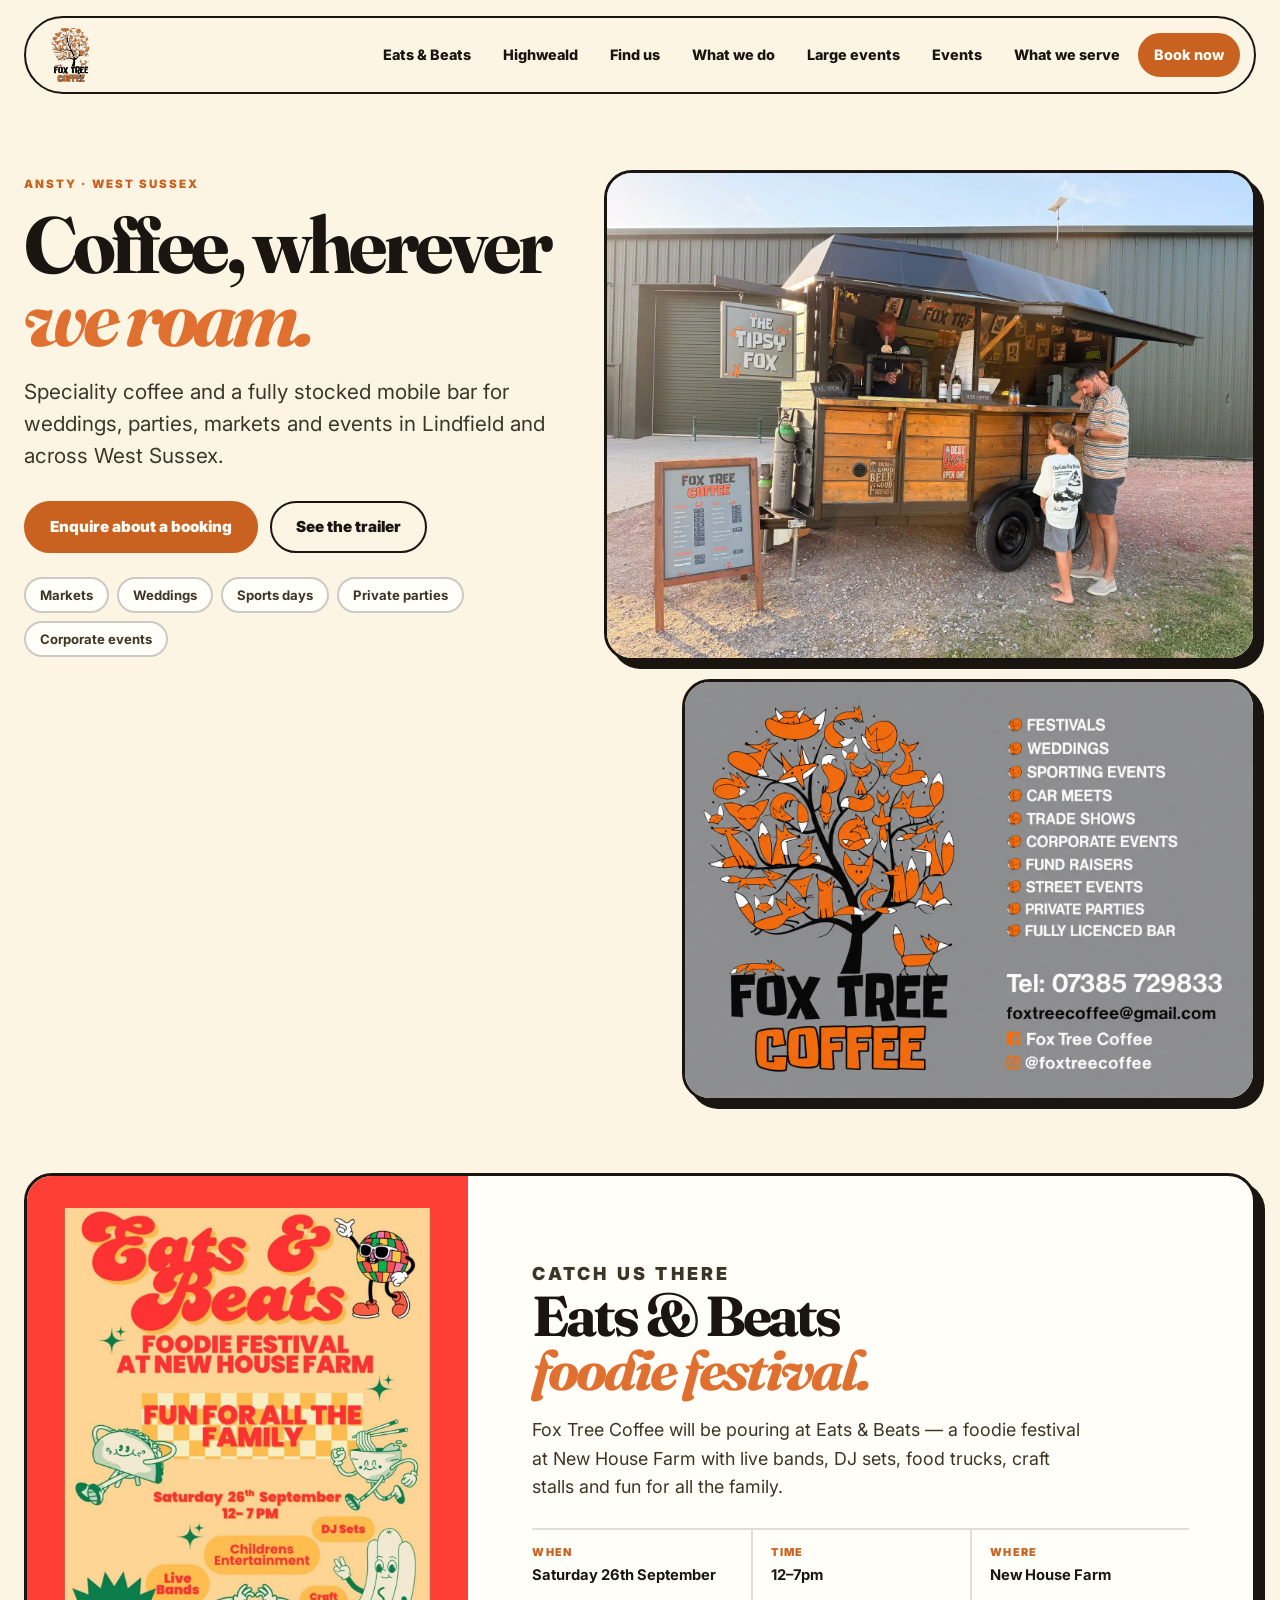
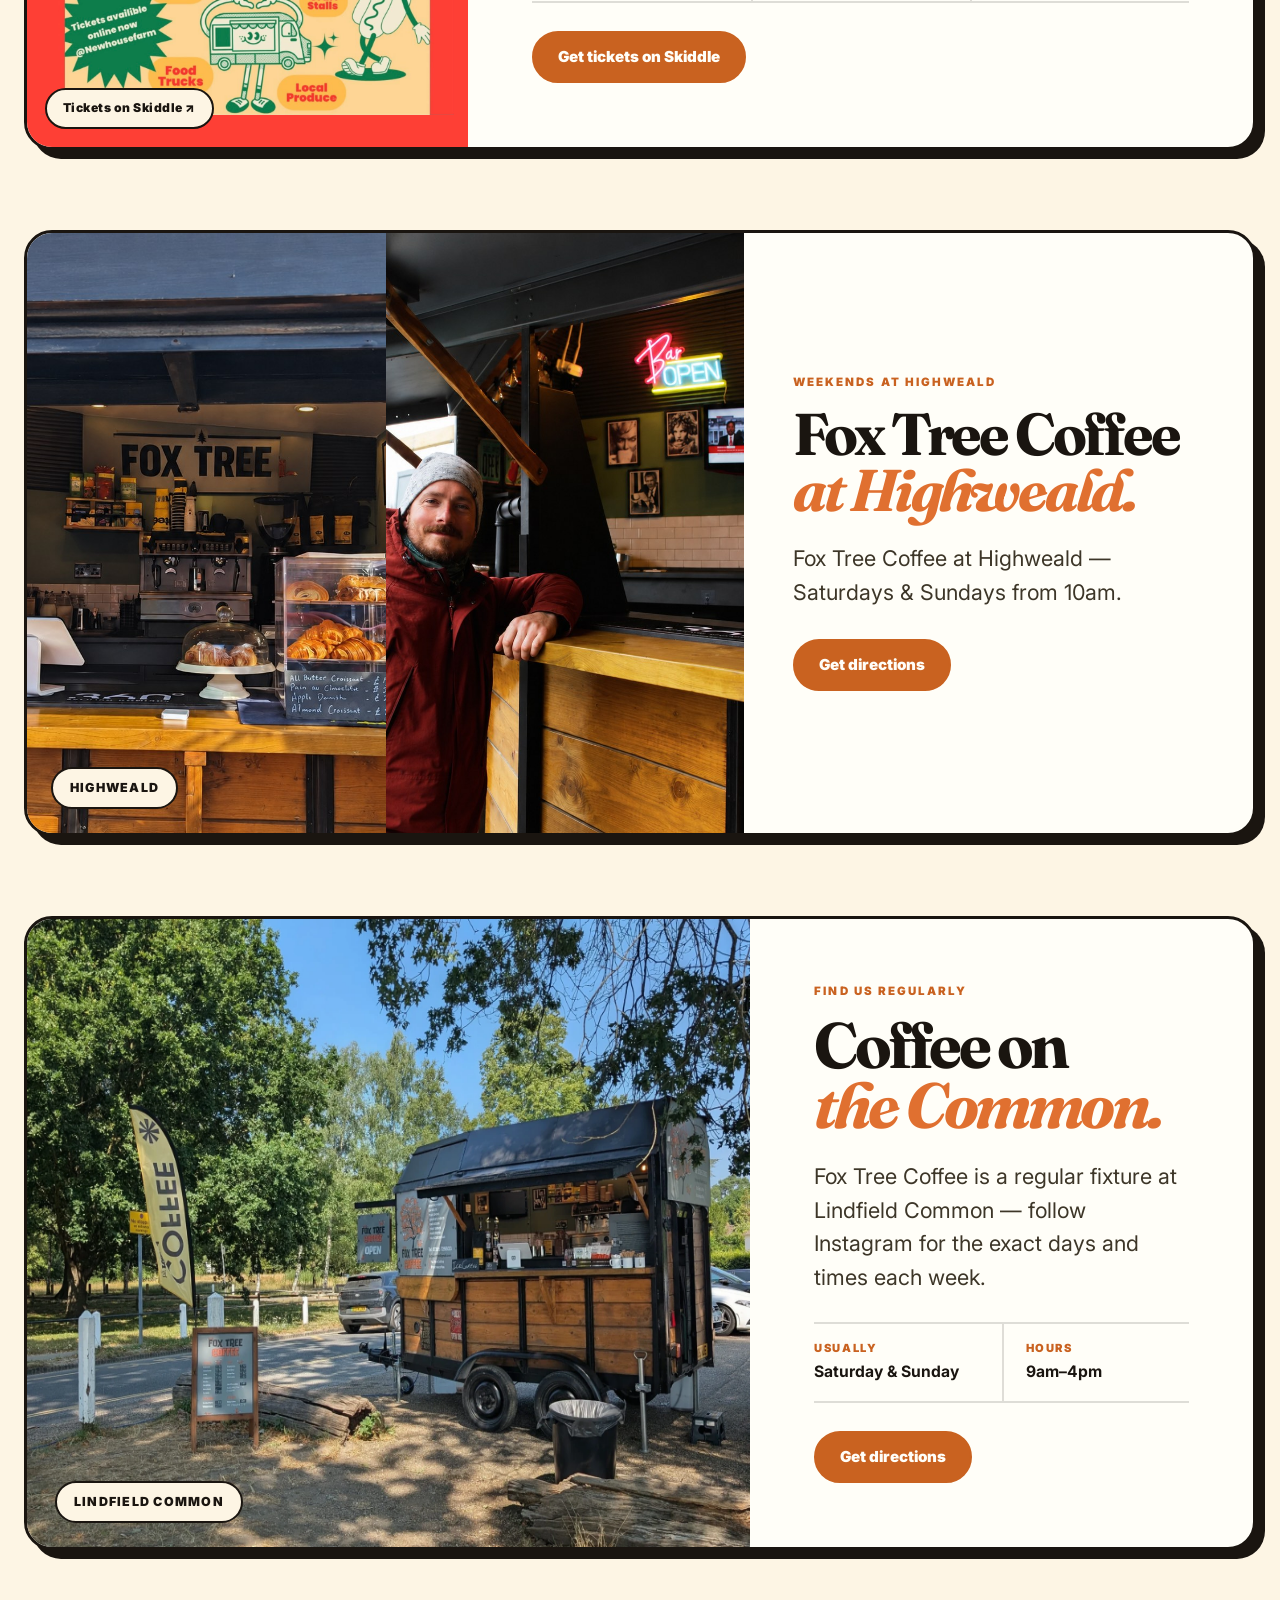
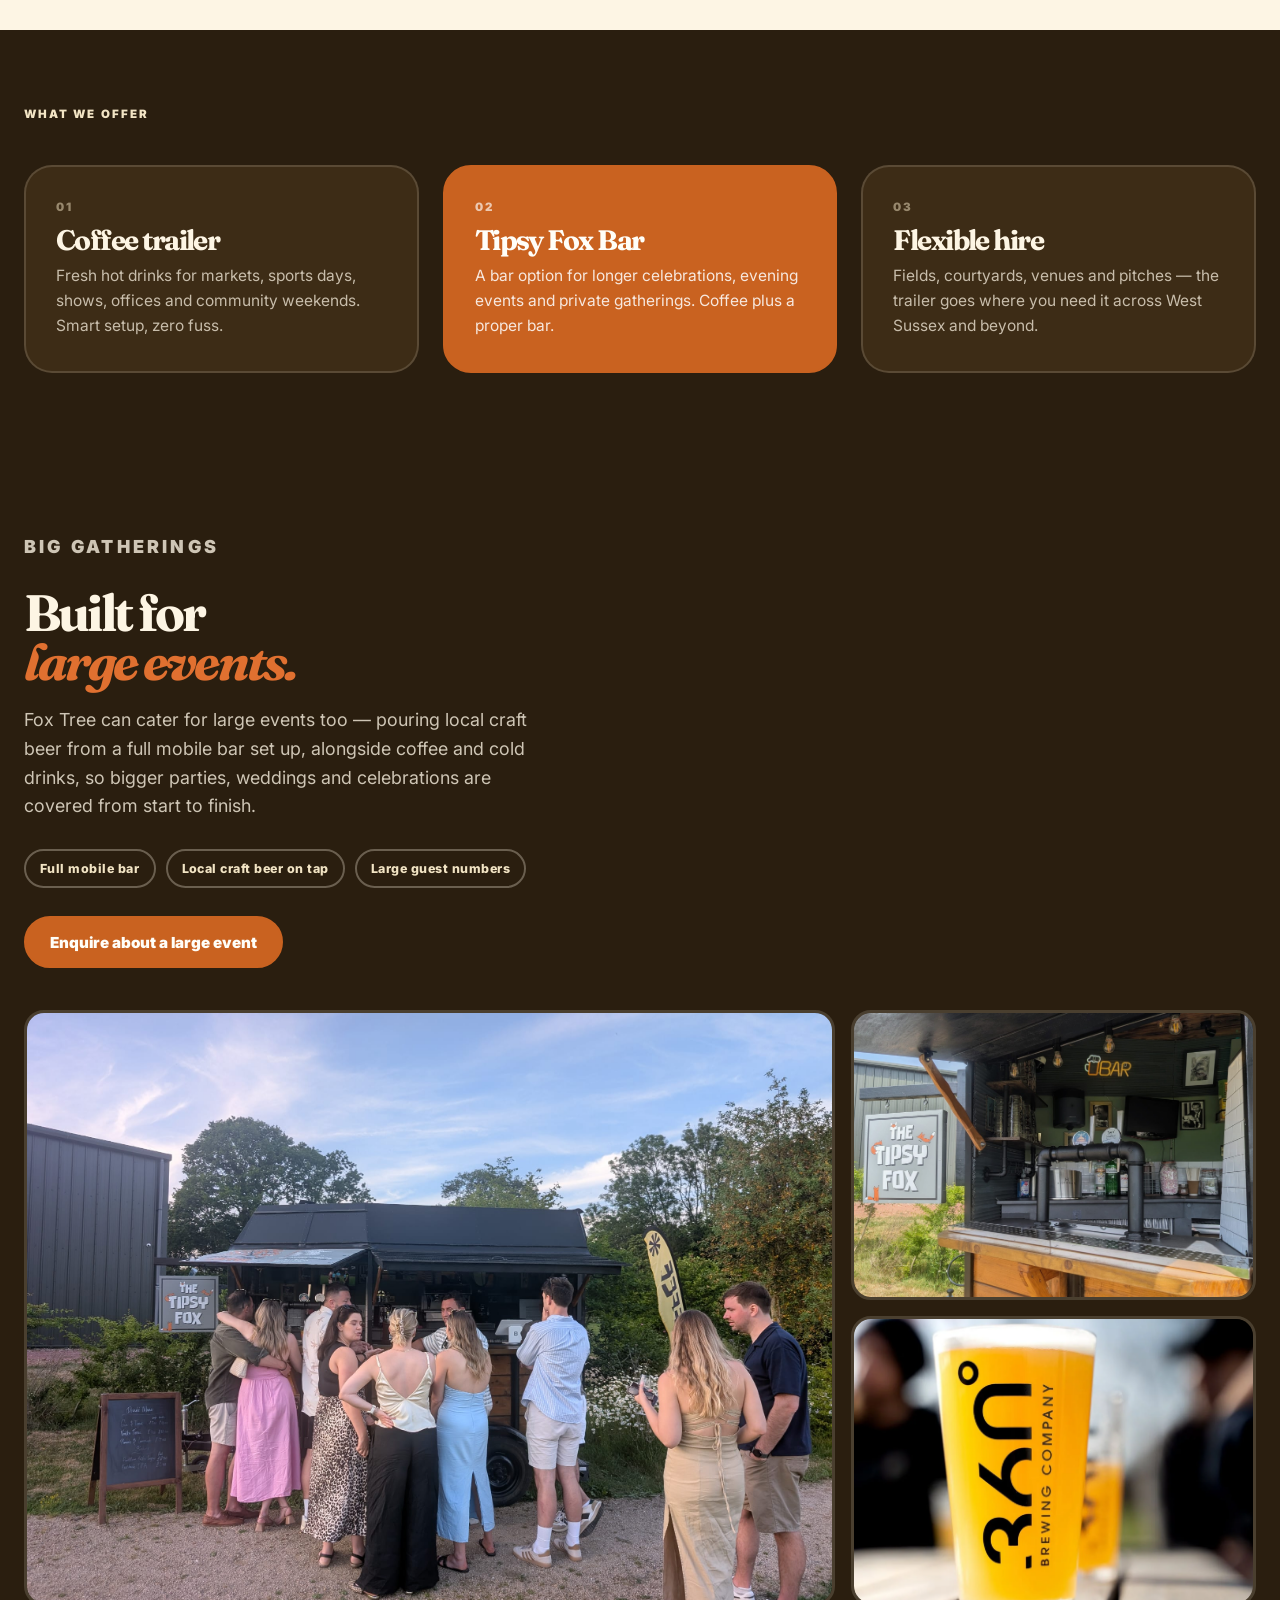
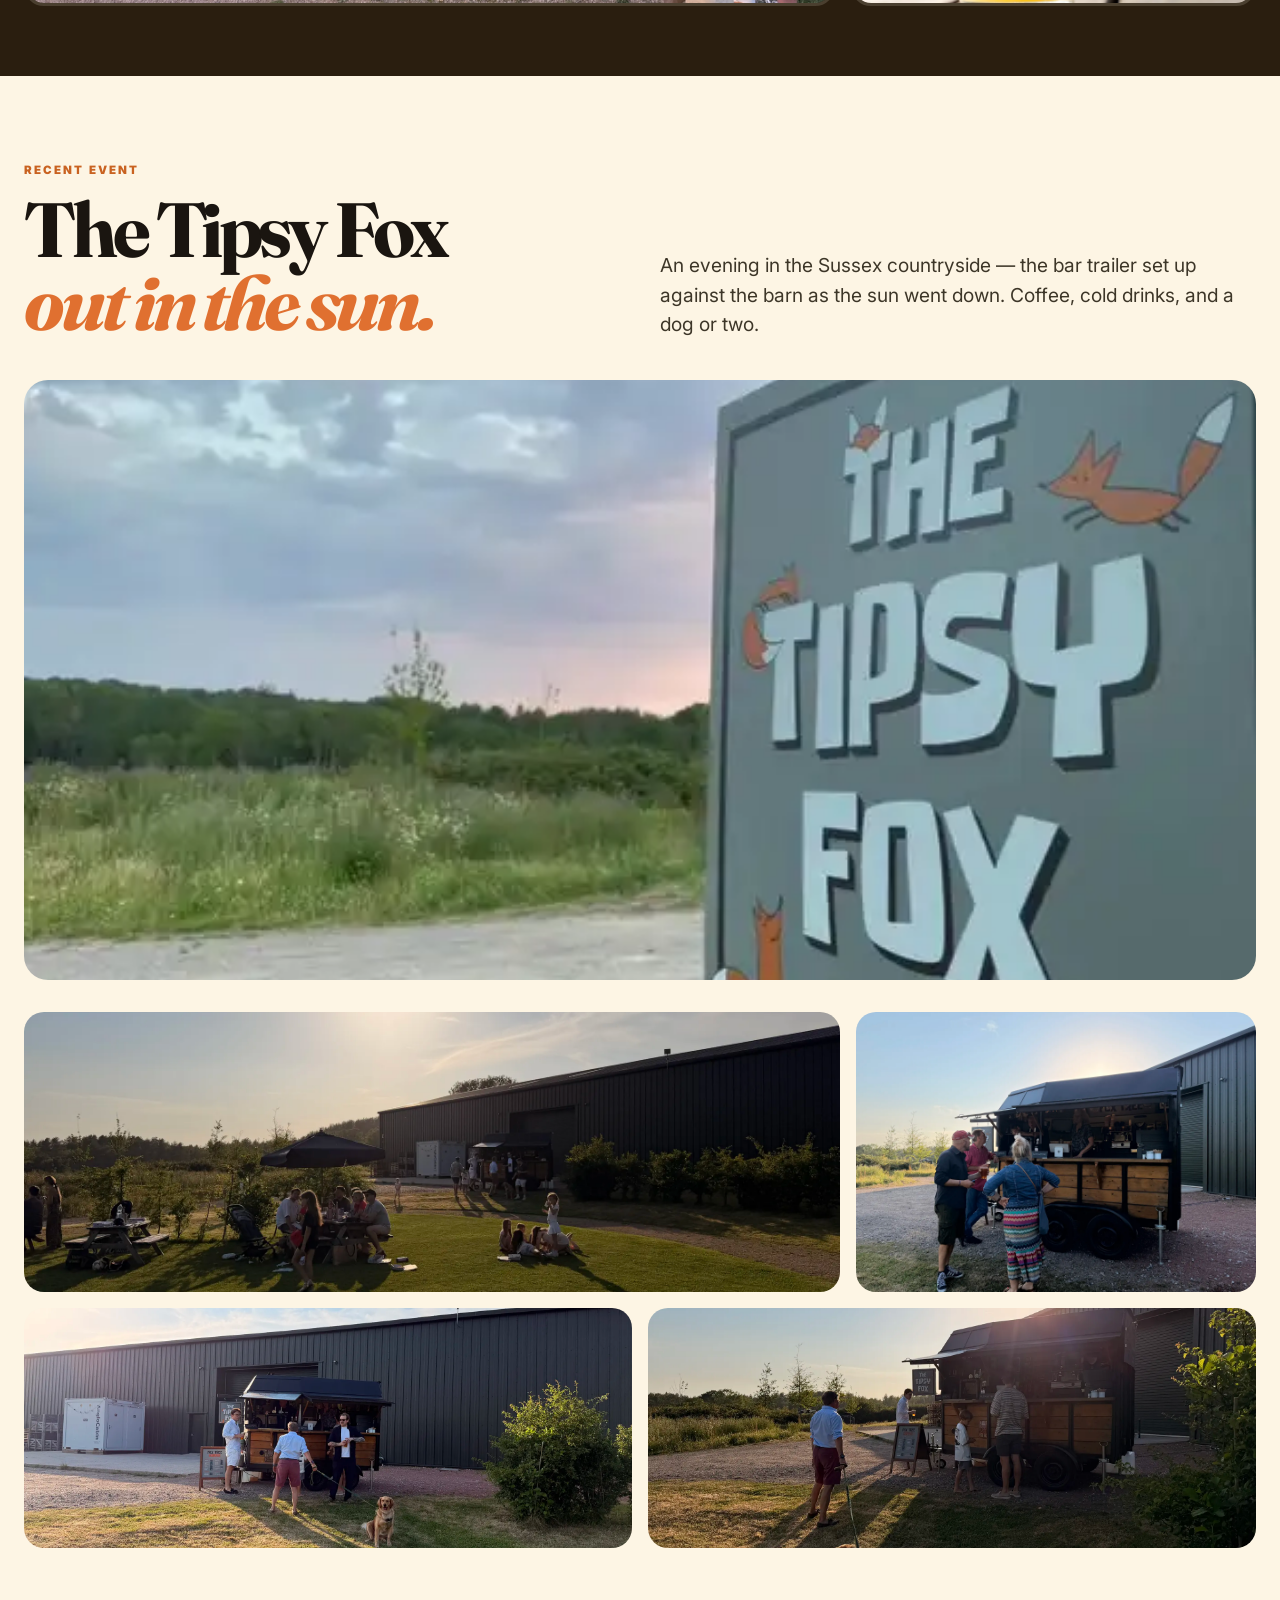
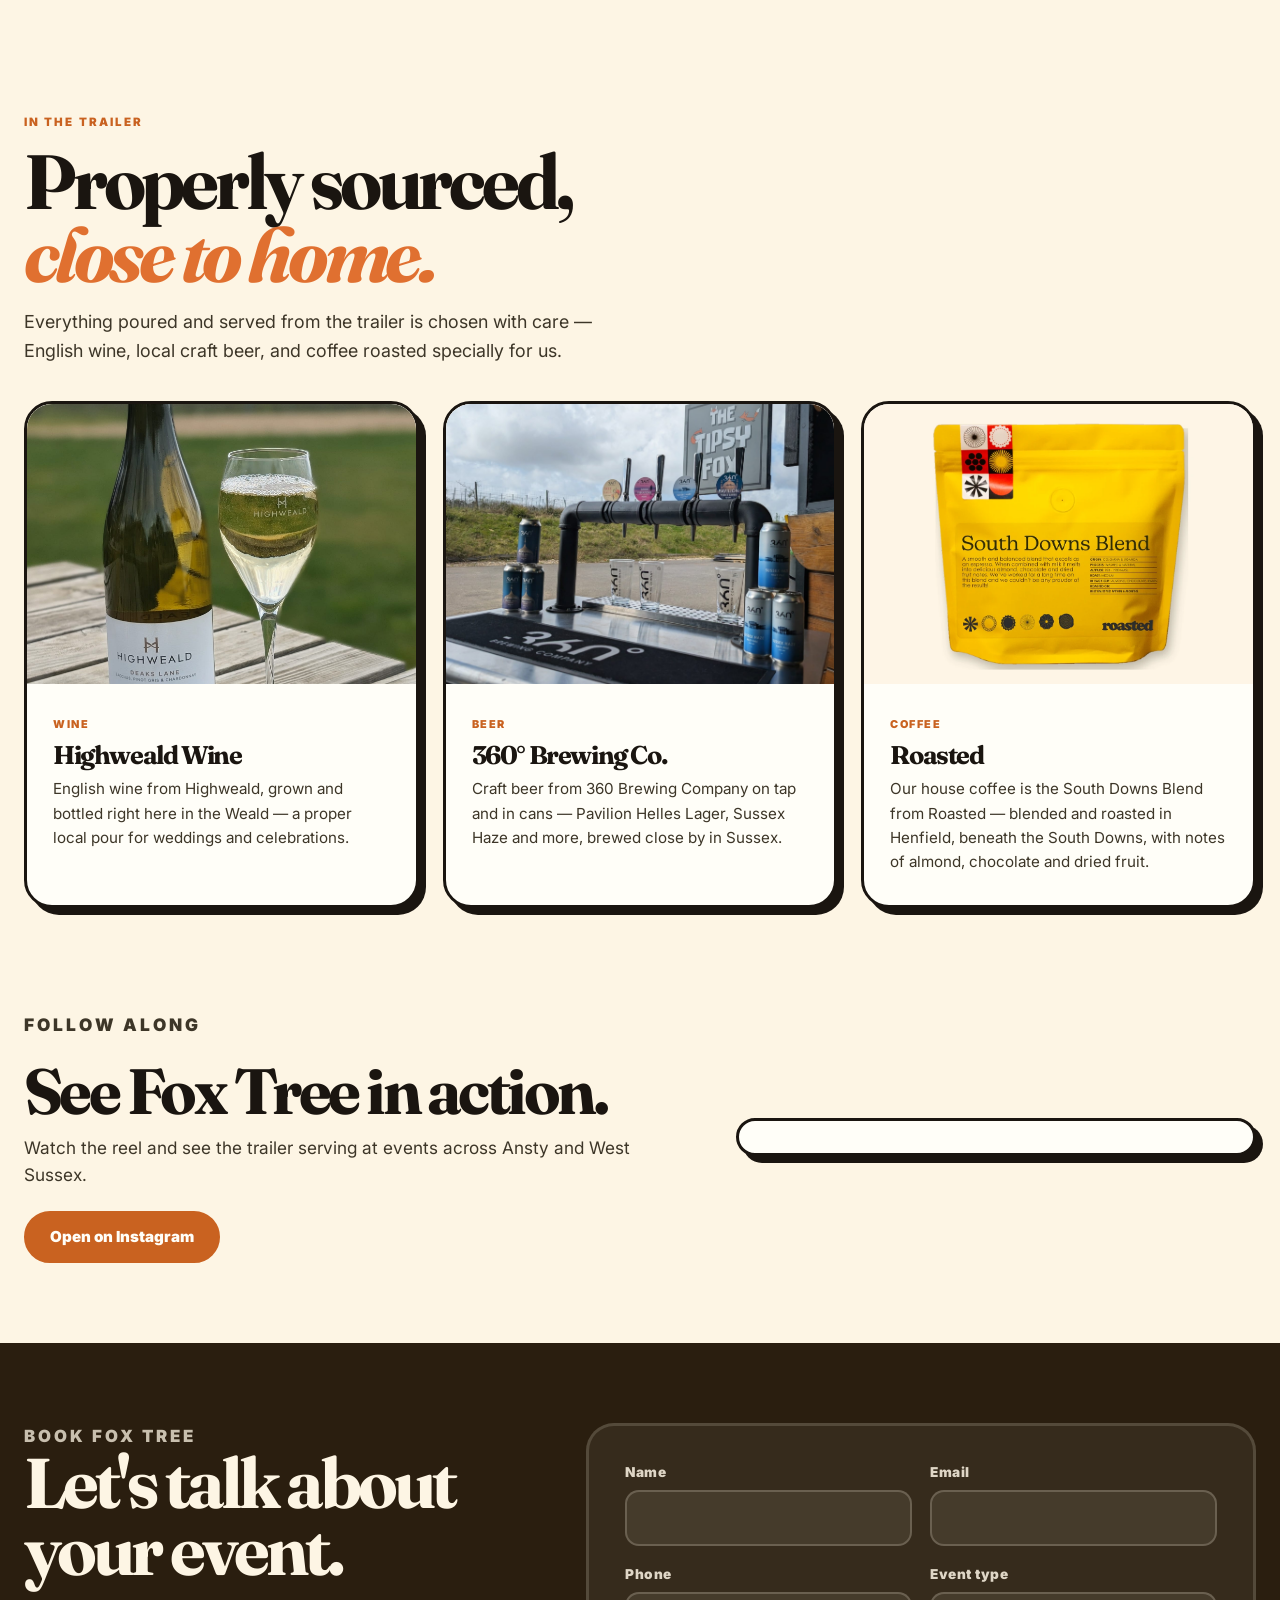
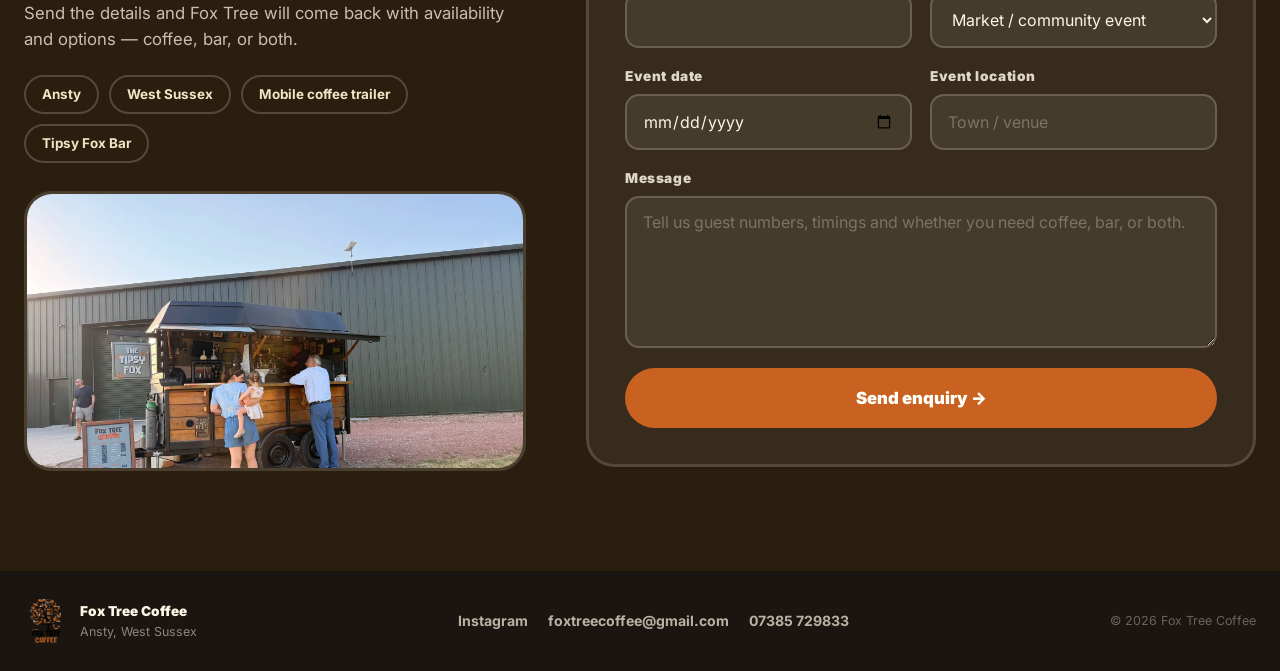
<file: index.html>
<!DOCTYPE html>
<html lang="en-GB">
<head>
  <meta charset="UTF-8" />
  <meta name="viewport" content="width=device-width, initial-scale=1.0" />

  <!-- Primary SEO -->
  <title>Fox Tree Coffee | Mobile Coffee Trailer &amp; Bar, Lindfield &amp; West Sussex</title>
  <meta name="description" content="Fox Tree Coffee is a mobile coffee trailer &amp; Tipsy Fox Bar serving Lindfield and West Sussex. Book us for weddings, private parties, markets and corporate events." />
  <meta name="robots" content="index, follow" />
  <link rel="canonical" href="https://foxtreecoffee.netlify.app/" />

  <!-- Open Graph -->
  <meta property="og:type" content="website" />
  <meta property="og:site_name" content="Fox Tree Coffee" />
  <meta property="og:title" content="Fox Tree Coffee | Mobile Coffee Trailer &amp; Bar, Lindfield &amp; West Sussex" />
  <meta property="og:description" content="Speciality coffee and a fully stocked mobile bar for weddings, parties, markets and events in Lindfield and across West Sussex." />
  <meta property="og:url" content="https://foxtreecoffee.netlify.app/" />
  <meta property="og:image" content="https://foxtreecoffee.netlify.app/assets/hero/fox-tree-signage-v2.jpg" />
  <meta property="og:locale" content="en_GB" />

  <!-- Twitter / X -->
  <meta name="twitter:card" content="summary_large_image" />
  <meta name="twitter:title" content="Fox Tree Coffee | Mobile Coffee Trailer &amp; Bar, Lindfield &amp; West Sussex" />
  <meta name="twitter:description" content="Speciality coffee and a fully stocked mobile bar for weddings, parties, markets and events in Lindfield and across West Sussex." />
  <meta name="twitter:image" content="https://foxtreecoffee.netlify.app/assets/hero/fox-tree-signage-v2.jpg" />

  <!-- Favicon (points at the existing logo asset — swap for a dedicated favicon file if/when one exists) -->
  <link rel="icon" href="assets/foxtree-logo-full.png" type="image/png" />
  <link rel="apple-touch-icon" href="assets/foxtree-logo-full.png" />

  <!-- Fonts -->
  <link rel="preconnect" href="https://fonts.googleapis.com">
  <link rel="preconnect" href="https://fonts.gstatic.com" crossorigin>
  <link href="https://fonts.googleapis.com/css2?family=Fraunces:ital,wght@0,700;0,900;1,700;1,900&family=Inter:wght@400;700;900&display=swap" rel="stylesheet">
  <link rel="stylesheet" href="styles-v2.css" />

  <!-- Preload the hero LCP image -->
  <link rel="preload" as="image" href="assets/events/new-IMG_2538.webp" fetchpriority="high" />

  <!-- Structured data -->
  <script type="application/ld+json">
  {
    "@context": "https://schema.org",
    "@type": ["CafeOrCoffeeShop", "BarOrPub"],
    "name": "Fox Tree Coffee",
    "alternateName": "Tipsy Fox Bar",
    "url": "https://foxtreecoffee.netlify.app/",
    "logo": "https://foxtreecoffee.netlify.app/assets/foxtree-logo-full.png",
    "image": "https://foxtreecoffee.netlify.app/assets/hero/fox-tree-signage-v2.jpg",
    "description": "Fox Tree Coffee is a mobile coffee trailer and Tipsy Fox Bar serving Lindfield, Ansty and the wider West Sussex and Sussex area, for weddings, private parties, markets, corporate events and large gatherings.",
    "telephone": "+447385729833",
    "email": "foxtreecoffee@gmail.com",
    "areaServed": [
      { "@type": "City", "name": "Lindfield" },
      { "@type": "AdministrativeArea", "name": "West Sussex" },
      { "@type": "AdministrativeArea", "name": "Sussex" }
    ],
    "sameAs": [
      "https://www.instagram.com/foxtreecoffee/"
    ],
    "makesOffer": [
      { "@type": "Offer", "itemOffered": { "@type": "Service", "name": "Mobile coffee trailer hire" } },
      { "@type": "Offer", "itemOffered": { "@type": "Service", "name": "Mobile bar hire — Tipsy Fox Bar" } },
      { "@type": "Offer", "itemOffered": { "@type": "Service", "name": "Coffee catering for weddings and events" } },
      { "@type": "Offer", "itemOffered": { "@type": "Service", "name": "Bar and coffee catering for large events" } }
    ]
  }
  </script>
</head>
<body>

  <!-- HEADER: minimal floating pill -->
  <header class="site-header">
    <a class="brand" href="#top" aria-label="Fox Tree Coffee home">
      <img src="assets/foxtree-logo-full.png" alt="Fox Tree Coffee" class="brand-logo" />
    </a>
    <button class="nav-toggle" type="button" aria-expanded="false" aria-controls="site-nav">
      <span class="sr-only">Open menu</span>
      <span></span><span></span><span></span>
    </button>
    <nav id="site-nav" class="site-nav" aria-label="Main navigation">
      <a href="#upcoming-event">Eats &amp; Beats</a>
      <a href="#highweald">Highweald</a>
      <a href="#find-us">Find us</a>
      <a href="#what-we-do">What we do</a>
      <a href="#large-events">Large events</a>
      <a href="#events">Events</a>
      <a href="#sourcing">What we serve</a>
      <a href="#enquire" class="nav-cta">Book now</a>
    </nav>
  </header>

  <main id="top">

    <!-- HERO: split — left text, right branded photos -->
    <section class="hero" id="top">
      <div class="hero-left">
        <p class="eyebrow">Ansty · West Sussex</p>
        <h1>Coffee, wherever<br><em>we roam.</em></h1>
        <p class="hero-intro">Speciality coffee and a fully stocked mobile bar for weddings, parties, markets and events in Lindfield and across West Sussex.</p>
        <div class="hero-actions">
          <a class="btn-primary" href="#enquire">Enquire about a booking</a>
          <a class="btn-ghost" href="#events">See the trailer</a>
        </div>
        <div class="hero-chips">
          <span>Markets</span>
          <span>Weddings</span>
          <span>Sports days</span>
          <span>Private parties</span>
          <span>Corporate events</span>
        </div>
      </div>
      <div class="hero-right">
        <div class="hero-photos">
          <figure class="hero-photo hero-photo-main">
            <img src="assets/events/new-IMG_2538.webp" alt="A family being served at the Fox Tree Coffee trailer" loading="eager" fetchpriority="high" />
          </figure>
          <figure class="hero-photo hero-photo-secondary">
            <img src="assets/hero/fox-tree-signage-v2.jpg" alt="Fox Tree Coffee trailer signage — festivals, weddings, sporting events, car meets, trade shows, corporate events, fund raisers, street events, private parties and fully licensed bar" loading="eager" />
          </figure>
        </div>
      </div>
    </section>

    <!-- UPCOMING EVENT: Eats & Beats poster callout -->
    <section id="upcoming-event" class="upcoming-event-band" aria-labelledby="upcoming-event-heading">
      <div class="upcoming-event-inner section-shell">
        <a class="upcoming-event-poster" href="https://www.skiddle.com/whats-on/RedHill/New-House-Farm-Shop-And-Tea-Room/Eats--Beats/42497798/?utm_source=ig&amp;utm_medium=social&amp;utm_content=link_in_bio" target="_blank" rel="noopener" aria-label="Get tickets for Eats & Beats foodie festival on Skiddle">
          <img src="assets/upcoming/eats-and-beats.jpg" alt="Eats &amp; Beats foodie festival poster — Saturday 26th September, 12–7pm at New House Farm" loading="lazy" />
          <span class="upcoming-event-poster-badge">Tickets on Skiddle ↗</span>
        </a>
        <div class="upcoming-event-copy">
          <p class="eyebrow">Catch us there</p>
          <h2 id="upcoming-event-heading">Eats &amp; Beats<br><em>foodie festival.</em></h2>
          <p>Fox Tree Coffee will be pouring at Eats &amp; Beats — a foodie festival at New House Farm with live bands, DJ sets, food trucks, craft stalls and fun for all the family.</p>
          <div class="upcoming-event-facts">
            <div>
              <span>When</span>
              <strong>Saturday 26th September</strong>
            </div>
            <div>
              <span>Time</span>
              <strong>12–7pm</strong>
            </div>
            <div>
              <span>Where</span>
              <strong>New House Farm</strong>
            </div>
          </div>
          <a class="btn-primary" href="https://www.skiddle.com/whats-on/RedHill/New-House-Farm-Shop-And-Tea-Room/Eats--Beats/42497798/?utm_source=ig&amp;utm_medium=social&amp;utm_content=link_in_bio" target="_blank" rel="noopener">Get tickets on Skiddle</a>
        </div>
      </div>
    </section>

    <!-- HIGHWEALD: second regular weekend spot -->
    <section id="highweald" class="weekend-section highweald-section" aria-labelledby="highweald-heading">
      <div class="weekend-card section-shell">
        <div class="weekend-photo weekend-photo-duo">
          <img src="assets/highweald/highweald-counter.jpg" alt="The Fox Tree coffee counter set up at Highweald, with pastries and coffee syrups on display" loading="lazy" />
          <img src="assets/highweald/highweald-gary.jpg" alt="A member of the Fox Tree team at the bar trailer at Highweald" loading="lazy" />
          <span class="weekend-photo-tag">Highweald</span>
        </div>
        <div class="weekend-copy">
          <p class="eyebrow">Weekends at Highweald</p>
          <h2 id="highweald-heading">Fox Tree Coffee<br><em>at Highweald.</em></h2>
          <p class="weekend-lead">Fox Tree Coffee at Highweald — Saturdays &amp; Sundays from 10am.</p>
          <a class="btn-primary" href="https://www.google.com/maps/search/?api=1&amp;query=Highweald+Wine+Estate+West+Sussex" target="_blank" rel="noopener">Get directions</a>
        </div>
      </div>
    </section>

    <!-- FIND US: evergreen location announcement -->
    <section id="find-us" class="weekend-section" aria-labelledby="weekend-heading">
      <div class="weekend-card section-shell">
        <div class="weekend-photo">
          <img src="assets/fox-tree-lindfield-common.webp" alt="Fox Tree Coffee trailer set up at Lindfield Common" loading="lazy" />
          <span class="weekend-photo-tag">Lindfield Common</span>
        </div>
        <div class="weekend-copy">
          <p class="eyebrow">Find us regularly</p>
          <h2 id="weekend-heading">Coffee on<br><em>the Common.</em></h2>
          <p class="weekend-lead">Fox Tree Coffee is a regular fixture at Lindfield Common — follow Instagram for the exact days and times each week.</p>
          <div class="weekend-details" aria-label="Opening details">
            <div>
              <span>Usually</span>
              <strong>Saturday &amp; Sunday</strong>
            </div>
            <div>
              <span>Hours</span>
              <strong>9am–4pm</strong>
            </div>
          </div>
          <a class="btn-primary" href="https://www.google.com/maps/search/?api=1&amp;query=Lindfield+Common+West+Sussex" target="_blank" rel="noopener">Get directions</a>
        </div>
      </div>
    </section>

    <!-- WHAT WE DO: dark band -->
    <section id="what-we-do" class="what-band" aria-labelledby="what-we-do-heading">
      <div class="what-inner">
        <h2 id="what-we-do-heading" class="sr-only">What Fox Tree Coffee offers in Lindfield &amp; West Sussex</h2>
        <p class="eyebrow eyebrow-light" aria-hidden="true">What we offer</p>
        <div class="what-cards">
          <div class="what-card">
            <span class="what-num">01</span>
            <h3>Coffee trailer</h3>
            <p>Fresh hot drinks for markets, sports days, shows, offices and community weekends. Smart setup, zero fuss.</p>
          </div>
          <div class="what-card what-card-accent">
            <span class="what-num">02</span>
            <h3>Tipsy Fox Bar</h3>
            <p>A bar option for longer celebrations, evening events and private gatherings. Coffee plus a proper bar.</p>
          </div>
          <div class="what-card">
            <span class="what-num">03</span>
            <h3>Flexible hire</h3>
            <p>Fields, courtyards, venues and pitches — the trailer goes where you need it across West Sussex and beyond.</p>
          </div>
        </div>
      </div>
    </section>

    <!-- LARGE EVENTS: catering capability banner -->
    <section id="large-events" class="large-events-band" aria-labelledby="large-events-heading">
      <div class="large-events-inner">
        <div class="large-events-copy">
          <p class="eyebrow eyebrow-light">Big gatherings</p>
          <h2 id="large-events-heading">Built for<br><em>large events.</em></h2>
          <p>Fox Tree can cater for large events too — pouring local craft beer from a full mobile bar set up, alongside coffee and cold drinks, so bigger parties, weddings and celebrations are covered from start to finish.</p>
          <div class="large-events-tags">
            <span>Full mobile bar</span>
            <span>Local craft beer on tap</span>
            <span>Large guest numbers</span>
          </div>
          <a class="btn-primary" href="#enquire">Enquire about a large event</a>
        </div>
        <div class="large-events-photos">
          <figure class="large-event-main">
            <img src="assets/events/large-event-crowd.jpeg" loading="lazy" alt="A large group of guests gathered around the Tipsy Fox bar trailer" />
          </figure>
          <figure class="large-event-detail">
            <img src="assets/events/large-event-bar-interior.jpeg" loading="lazy" alt="Inside the Tipsy Fox bar trailer with taps and neon bar sign" />
          </figure>
          <figure class="large-event-pint">
            <img src="assets/events/large-event-pint.png" loading="lazy" alt="A pint of 360 Brewing craft beer poured at an event" />
          </figure>
        </div>
      </div>
    </section>

    <!-- EVENTS: new cinematic layout -->
    <section id="events" class="events-section">
      <div class="events-header section-shell">
        <div class="events-header-text">
          <p class="eyebrow">Recent event</p>
          <h2>The Tipsy Fox<br><em>out in the sun.</em></h2>
        </div>
        <p class="events-header-desc">An evening in the Sussex countryside — the bar trailer set up against the barn as the sun went down. Coffee, cold drinks, and a dog or two.</p>
      </div>

      <!-- Full-width video strip -->
      <div class="video-strip">
        <video autoplay muted loop playsinline preload="auto" poster="assets/events/new-event-poster.webp" aria-label="Fox Tree Coffee's Tipsy Fox bar trailer serving guests at a Sussex countryside event">
          <source src="assets/events/new-event-video.mp4" type="video/mp4" />
          Your browser does not support the video tag.
        </video>
      </div>

      <!-- Photo grid: editorial layout -->
      <div class="photo-grid section-shell" aria-label="Photos from a recent Fox Tree Coffee event">
        <!-- Row 1: wide + portrait -->
        <figure class="pg-wide">
          <img src="assets/events/new-IMG_2535.webp" loading="lazy" alt="Wide view of the event lawn at sunset with the barn behind" />
        </figure>
        <figure class="pg-port">
          <img src="assets/events/new-IMG_2543.webp" loading="lazy" alt="Guests relaxing on the lawn in golden evening light" />
        </figure>
        <!-- Row 2: two equal -->
        <div class="pg-row2">
          <figure>
            <img src="assets/events/new-IMG_2536.webp" loading="lazy" alt="The Tipsy Fox trailer serving customers outside the barn" />
          </figure>
          <figure>
            <img src="assets/events/new-IMG_2537.webp" loading="lazy" alt="Close up of the bar trailer with customers ordering drinks" />
          </figure>
        </div>
      </div>
    </section>

    <!-- SOURCING: what's in the trailer -->
    <section id="sourcing" class="sourcing-section section-shell" aria-labelledby="sourcing-heading">
      <div class="sourcing-header">
        <p class="eyebrow">In the trailer</p>
        <h2 id="sourcing-heading">Properly sourced,<br><em>close to home.</em></h2>
        <p class="sourcing-lead">Everything poured and served from the trailer is chosen with care — English wine, local craft beer, and coffee roasted specially for us.</p>
      </div>
      <div class="sourcing-grid">
        <article class="sourcing-card">
          <div class="sourcing-card-photo sourcing-wine">
            <img src="assets/sourcing/highweald-wine.jpeg" loading="lazy" alt="A bottle and glass of Highweald Deaks Lane English wine" />
          </div>
          <div class="sourcing-card-body">
            <span class="sourcing-card-tag">Wine</span>
            <h3>Highweald Wine</h3>
            <p>English wine from Highweald, grown and bottled right here in the Weald — a proper local pour for weddings and celebrations.</p>
          </div>
        </article>
        <article class="sourcing-card">
          <div class="sourcing-card-photo sourcing-beer">
            <img src="assets/sourcing/360-beer-taps.jpeg" loading="lazy" alt="360 Brewing Company taps at the Tipsy Fox bar" />
          </div>
          <div class="sourcing-card-body">
            <span class="sourcing-card-tag">Beer</span>
            <h3>360° Brewing Co.</h3>
            <p>Craft beer from 360 Brewing Company on tap and in cans — Pavilion Helles Lager, Sussex Haze and more, brewed close by in Sussex.</p>
          </div>
        </article>
        <article class="sourcing-card">
          <div class="sourcing-card-photo sourcing-coffee">
            <img src="assets/sourcing/roasted-coffee-clean.webp" loading="lazy" alt="Bag of South Downs Blend coffee by Roasted" />
          </div>
          <div class="sourcing-card-body">
            <span class="sourcing-card-tag">Coffee</span>
            <h3>Roasted</h3>
            <p>Our house coffee is the South Downs Blend from Roasted — blended and roasted in Henfield, beneath the South Downs, with notes of almond, chocolate and dried fruit.</p>
          </div>
        </article>
      </div>
    </section>

    <!-- INSTAGRAM SECTION -->
    <section class="social-section section-shell" aria-labelledby="social-heading">
      <div class="social-text">
        <p class="eyebrow">Follow along</p>
        <h2 id="social-heading">See Fox Tree in action.</h2>
        <p>Watch the reel and see the trailer serving at events across Ansty and West Sussex.</p>
        <a href="https://www.instagram.com/foxtreecoffee/" class="btn-primary" target="_blank" rel="noopener">Open on Instagram</a>
      </div>
      <div class="instagram-frame">
        <blockquote class="instagram-media" data-instgrm-captioned data-instgrm-permalink="https://www.instagram.com/reel/DZpRKfNtcCW/?utm_source=ig_embed&amp;utm_campaign=loading" data-instgrm-version="14" style="background:#FFF; border:0; border-radius:16px; box-shadow:0 0 1px 0 rgba(0,0,0,0.5),0 1px 10px 0 rgba(0,0,0,0.15); margin:0 auto; max-width:540px; min-width:280px; padding:0; width:100%;"></blockquote>
      </div>
    </section>

    <!-- ENQUIRE: dramatic layout -->
    <section id="enquire" class="enquire-section" aria-labelledby="enquire-heading">
      <div class="enquire-inner">
        <div class="enquire-copy">
          <p class="eyebrow eyebrow-light">Book Fox Tree</p>
          <h2 id="enquire-heading">Let's talk about your event.</h2>
          <p>Send the details and Fox Tree will come back with availability and options — coffee, bar, or both.</p>
          <div class="enquire-tags">
            <span>Ansty</span>
            <span>West Sussex</span>
            <span>Mobile coffee trailer</span>
            <span>Tipsy Fox Bar</span>
          </div>
          <figure class="enquire-photo">
            <img src="assets/events/new-IMG_2540.webp" alt="The Tipsy Fox trailer at dusk with guests" loading="lazy" />
          </figure>
        </div>

        <div class="enquire-form-wrap">
          <form
            name="booking-enquiry"
            method="POST"
            action="/thank-you.html"
            accept-charset="UTF-8"
            data-netlify="true"
            netlify
            netlify-honeypot="bot-field"
            class="booking-form"
          >
            <input type="hidden" name="form-name" value="booking-enquiry" />
            <input type="hidden" name="subject" value="New Fox Tree booking enquiry from foxtreecoffee.co.uk" />

            <p class="hidden-field" aria-hidden="true">
              <label>Do not fill this out: <input name="bot-field" tabindex="-1" autocomplete="off" /></label>
            </p>

            <div class="form-grid">
              <div class="form-field">
                <label for="name">Name</label>
                <input id="name" name="name" type="text" autocomplete="name" required />
              </div>

              <div class="form-field">
                <label for="email">Email</label>
                <input id="email" name="email" type="email" autocomplete="email" required />
              </div>

              <div class="form-field">
                <label for="phone">Phone</label>
                <input id="phone" name="phone" type="tel" autocomplete="tel" />
              </div>

              <div class="form-field">
                <label for="event-type">Event type</label>
                <select id="event-type" name="event_type" required>
                  <option value="Market / community event">Market / community event</option>
                  <option value="Private party">Private party</option>
                  <option value="Wedding">Wedding</option>
                  <option value="Corporate event">Corporate event</option>
                  <option value="Shoot / countryside event">Shoot / countryside event</option>
                  <option value="Race day / outdoor event">Race day / outdoor event</option>
                  <option value="Other">Other</option>
                </select>
              </div>

              <div class="form-field">
                <label for="event-date">Event date</label>
                <input id="event-date" name="event_date" type="date" />
              </div>

              <div class="form-field">
                <label for="event-location">Event location</label>
                <input id="event-location" name="event_location" type="text" placeholder="Town / venue" />
              </div>
            </div>

            <div class="form-field full-width">
              <label for="message">Message</label>
              <textarea id="message" name="message" rows="5" placeholder="Tell us guest numbers, timings and whether you need coffee, bar, or both." required></textarea>
            </div>

            <button class="submit-button" type="submit">Send enquiry →</button>
          </form>
        </div>
      </div>
    </section>
  </main>

  <footer class="site-footer">
    <div class="footer-inner">
      <div class="footer-brand">
        <img src="assets/foxtree-logo-full.png" alt="Fox Tree Coffee" class="footer-logo" loading="lazy" />
        <div>
          <strong>Fox Tree Coffee</strong>
          <span>Ansty, West Sussex</span>
        </div>
      </div>
      <nav class="footer-links">
        <a href="https://www.instagram.com/foxtreecoffee/" target="_blank" rel="noopener">Instagram</a>
        <a href="mailto:foxtreecoffee@gmail.com">foxtreecoffee@gmail.com</a>
        <a href="tel:+447385729833">07385 729833</a>
      </nav>
      <p class="footer-copy">© <span id="year"></span> Fox Tree Coffee</p>
    </div>
  </footer>

  <script async src="//www.instagram.com/embed.js"></script>
  <script src="script.js"></script>
</body>
</html>
</file>
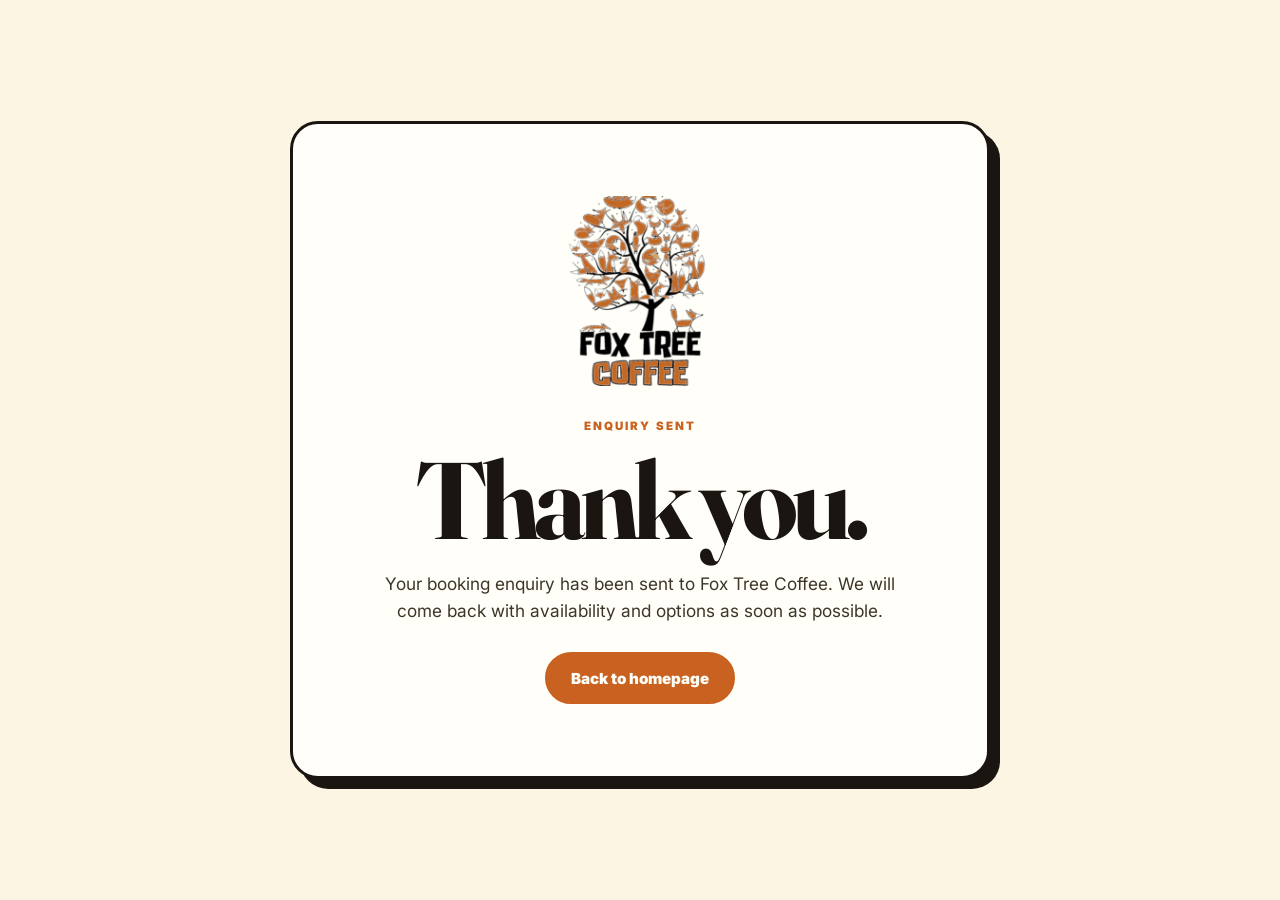
<file: thank-you.html>
<!DOCTYPE html>
<html lang="en">
<head>
  <meta charset="UTF-8" />
  <meta name="viewport" content="width=device-width, initial-scale=1.0" />
  <meta name="robots" content="noindex" />
  <title>Thank you | Fox Tree Coffee</title>
  <link rel="preconnect" href="https://fonts.googleapis.com">
  <link rel="preconnect" href="https://fonts.gstatic.com" crossorigin>
  <link href="https://fonts.googleapis.com/css2?family=Fraunces:ital,wght@0,700;0,900;1,700;1,900&family=Inter:wght@400;700;900&display=swap" rel="stylesheet">
  <link rel="stylesheet" href="/styles-v2.css" />
</head>
<body class="thank-you-body">
  <main class="thank-you-page">
    <section class="thank-you-card" aria-labelledby="thank-you-heading">
      <img src="/assets/foxtree-logo-full.png" alt="Fox Tree Coffee" class="thank-you-logo" />
      <p class="eyebrow">Enquiry sent</p>
      <h1 id="thank-you-heading">Thank you.</h1>
      <p>Your booking enquiry has been sent to Fox Tree Coffee. We will come back with availability and options as soon as possible.</p>
      <a class="btn-primary" href="/">Back to homepage</a>
    </section>
  </main>
</body>
</html>
</file>
<file: styles-v2.css>
/* ── Fox Tree Coffee · Version B ── */
/* Different direction: warmer, more editorial, full-bleed imagery */

:root {
  --cream:       #fdf5e4;
  --cream-dark:  #f2e4c4;
  --ink:         #1a1510;
  --ink-soft:    #3d3628;
  --white:       #fffef8;
  --orange:      #c96220;
  --orange-mid:  #e07030;
  --orange-pale: #fde8d4;
  --bark:        #2a1e0f;  /* dark band background */
  --bark-mid:    #3d2c16;
  --radius-lg:   28px;
  --radius-pill: 999px;
  --shell:       min(100% - 48px, 1280px);
}

*, *::before, *::after { box-sizing: border-box; }
html { scroll-behavior: smooth; }

body {
  margin: 0;
  background: var(--cream);
  color: var(--ink);
  font-family: Inter, system-ui, -apple-system, sans-serif;
  line-height: 1.55;
}

img { max-width: 100%; display: block; }
a { color: inherit; }
button, input, select, textarea { font: inherit; }

.sr-only {
  position: absolute; width: 1px; height: 1px;
  padding: 0; margin: -1px; overflow: hidden;
  clip: rect(0,0,0,0); white-space: nowrap; border: 0;
}

.section-shell { width: var(--shell); margin-inline: auto; }

.eyebrow {
  display: inline-block;
  margin: 0 0 14px;
  font-size: 0.72rem;
  font-weight: 900;
  letter-spacing: 0.18em;
  text-transform: uppercase;
  color: var(--orange);
}

.eyebrow-light { color: var(--cream-dark); }

h1, h2, h3 {
  font-family: Fraunces, Georgia, serif;
  line-height: 0.95;
  letter-spacing: -0.055em;
  margin: 0;
}

h1 { font-size: clamp(3.6rem, 9vw, 9rem); }
h2 { font-size: clamp(2.8rem, 6vw, 6.4rem); }
h3 { font-size: clamp(1.6rem, 2.5vw, 2.4rem); }

h1 em, h2 em {
  font-style: italic;
  color: var(--orange-mid);
}

/* ── HEADER ── */
.site-header {
  position: sticky;
  top: 0;
  z-index: 20;
  display: flex;
  align-items: center;
  justify-content: space-between;
  gap: 20px;
  width: var(--shell);
  margin: 16px auto 0;
  padding: 10px 14px 10px 18px;
  border: 2.5px solid var(--ink);
  border-radius: var(--radius-pill);
  background: rgba(253, 245, 228, 0.92);
  backdrop-filter: blur(14px);
}

.brand {
  display: inline-flex;
  align-items: center;
  gap: 0;
  text-decoration: none;
  flex-shrink: 0;
}

.brand-logo {
  width: auto;
  height: 54px;
  object-fit: contain;
  display: block;
}

.site-nav {
  display: flex;
  align-items: center;
  gap: 4px;
}

.site-nav a {
  padding: 9px 14px;
  border-radius: var(--radius-pill);
  text-decoration: none;
  font-weight: 800;
  font-size: 0.9rem;
}

.site-nav a:hover,
.site-nav a:focus-visible {
  background: var(--ink);
  color: var(--cream);
}

.nav-cta {
  background: var(--orange) !important;
  color: var(--white) !important;
  border: 2px solid var(--orange);
}

.nav-cta:hover,
.nav-cta:focus-visible {
  background: var(--bark) !important;
  border-color: var(--bark);
}

.nav-toggle {
  display: none;
  width: 44px; height: 44px;
  padding: 9px;
  border: 2px solid var(--ink);
  border-radius: 50%;
  background: transparent;
  cursor: pointer;
}

.nav-toggle span:not(.sr-only) {
  display: block;
  height: 2px;
  margin: 4px 0;
  border-radius: 4px;
  background: var(--ink);
}

/* ── HERO ── */
.hero {
  display: grid;
  grid-template-columns: 0.92fr 1.12fr;
  gap: 44px;
  width: var(--shell);
  margin-inline: auto;
  padding: 76px 0 72px;
  align-items: center;
}

.hero-left { min-width: 0; }

.hero-intro {
  margin: 22px 0 0;
  max-width: 560px;
  font-size: clamp(1.05rem, 1.7vw, 1.3rem);
  color: var(--ink-soft);
}

.hero-actions {
  display: flex;
  flex-wrap: wrap;
  gap: 12px;
  margin-top: 28px;
}

.btn-primary {
  display: inline-flex;
  align-items: center;
  min-height: 52px;
  padding: 0 24px;
  background: var(--orange);
  color: var(--white);
  border: 2.5px solid var(--orange);
  border-radius: var(--radius-pill);
  text-decoration: none;
  font-weight: 900;
  font-size: 0.95rem;
  transition: background 160ms, border-color 160ms, transform 120ms;
}

.btn-primary:hover,
.btn-primary:focus-visible {
  background: var(--bark);
  border-color: var(--bark);
  transform: translateY(-1px);
}

.btn-ghost {
  display: inline-flex;
  align-items: center;
  min-height: 52px;
  padding: 0 24px;
  background: transparent;
  color: var(--ink);
  border: 2.5px solid var(--ink);
  border-radius: var(--radius-pill);
  text-decoration: none;
  font-weight: 900;
  font-size: 0.95rem;
  transition: background 160ms, transform 120ms;
}

.btn-ghost:hover,
.btn-ghost:focus-visible {
  background: var(--ink);
  color: var(--cream);
  transform: translateY(-1px);
}

.hero-chips {
  display: flex;
  flex-wrap: wrap;
  gap: 8px;
  margin-top: 24px;
}

.hero-chips span {
  padding: 6px 14px;
  border: 2px solid rgba(26,21,16,0.22);
  border-radius: var(--radius-pill);
  font-size: 0.82rem;
  font-weight: 700;
  color: var(--ink-soft);
  background: var(--white);
}

/* Hero photos */
.hero-right { position: relative; }

.hero-photos {
  display: grid;
  grid-template-columns: 1.35fr 1fr;
  gap: 16px;
  align-items: stretch;
}

.hero-photo {
  margin: 0;
  overflow: hidden;
  border: 3.5px solid var(--ink);
  border-radius: var(--radius-lg);
  box-shadow: 8px 8px 0 var(--ink);
  background: var(--white);
}

.hero-photo img {
  width: 100%;
  height: 100%;
  object-fit: cover;
  display: block;
  aspect-ratio: 4 / 3;
}

.hero-photo-secondary img {
  aspect-ratio: 3 / 4;
  object-position: center 30%;
}

/* ── WHAT WE DO BAND ── */
.what-band {
  background: var(--bark);
  color: var(--cream);
  padding: 70px 0;
}

.what-inner {
  width: var(--shell);
  margin-inline: auto;
}

.what-cards {
  display: grid;
  grid-template-columns: repeat(3, 1fr);
  gap: 24px;
  margin-top: 28px;
}

.what-card {
  padding: 32px 30px;
  border: 2.5px solid rgba(253,245,228,0.15);
  border-radius: var(--radius-lg);
  background: var(--bark-mid);
}

.what-card-accent {
  background: var(--orange);
  border-color: var(--orange);
  color: var(--white);
}

.what-num {
  display: block;
  margin-bottom: 10px;
  font-size: 0.72rem;
  font-weight: 900;
  letter-spacing: 0.18em;
  color: var(--cream-dark);
  opacity: 0.5;
}

.what-card-accent .what-num { color: rgba(255,255,255,0.65); opacity: 1; }

.what-card h3 {
  font-size: clamp(1.5rem, 2.2vw, 2.2rem);
  color: var(--cream);
  margin-bottom: 10px;
}

.what-card-accent h3 { color: var(--white); }

.what-card p {
  margin: 0;
  font-size: 0.97rem;
  color: rgba(253,245,228,0.72);
  line-height: 1.6;
}

.what-card-accent p { color: rgba(255,255,255,0.85); }

/* ── LARGE EVENTS BAND ── */
.large-events-band {
  background: var(--bark);
  color: var(--cream);
  padding: 70px 0;
}

.large-events-inner {
  width: var(--shell);
  margin-inline: auto;
  display: grid;
  grid-template-columns: 0.85fr 1.15fr;
  gap: 48px;
  align-items: center;
}

.large-events-copy h2 {
  font-size: clamp(2.4rem, 4vw, 3.6rem);
  color: var(--cream);
}

.large-events-copy p {
  margin: 20px 0 28px;
  font-size: clamp(1rem, 1.4vw, 1.15rem);
  line-height: 1.6;
  color: rgba(253,245,228,0.78);
  max-width: 46ch;
}

.large-events-tags {
  display: flex;
  flex-wrap: wrap;
  gap: 10px;
  margin-bottom: 28px;
}

.large-events-tags span {
  padding: 8px 14px;
  border: 2px solid rgba(253,245,228,0.3);
  border-radius: var(--radius-pill);
  font-size: 0.78rem;
  font-weight: 800;
  letter-spacing: 0.04em;
  color: var(--cream-dark);
}

.large-events-photos {
  display: grid;
  grid-template-columns: repeat(3, 1fr);
  gap: 14px;
}

.large-events-photos figure {
  margin: 0;
  aspect-ratio: 4 / 3;
  overflow: hidden;
  border-radius: 20px;
  border: 3px solid rgba(253,245,228,0.15);
}

.large-events-photos img {
  width: 100%;
  height: 100%;
  object-fit: cover;
  object-position: center;
}

/* ── SOURCING SECTION ── */
.sourcing-section {
  padding: 80px 0;
}

.sourcing-header {
  margin-bottom: 36px;
  max-width: 62ch;
}

.sourcing-header p.sourcing-lead {
  margin: 16px 0 0;
  font-size: clamp(1rem, 1.4vw, 1.2rem);
  color: var(--ink-soft);
  line-height: 1.6;
}

.sourcing-grid {
  display: grid;
  grid-template-columns: repeat(3, 1fr);
  gap: 24px;
}

.sourcing-card {
  display: flex;
  flex-direction: column;
  border: 3px solid var(--ink);
  border-radius: var(--radius-lg);
  overflow: hidden;
  background: var(--white);
  box-shadow: 7px 7px 0 var(--ink);
}

.sourcing-card-photo {
  height: 240px;
  background: var(--cream-dark);
}

.sourcing-card-photo.split {
  display: grid;
  grid-template-columns: 1fr 1fr;
  gap: 2px;
}

.sourcing-card-photo img {
  width: 100%;
  height: 100%;
  object-fit: contain;
  display: block;
}

.sourcing-card-body {
  padding: 26px 26px 30px;
  flex: 1;
}

.sourcing-card-tag {
  display: inline-block;
  margin-bottom: 10px;
  font-size: 0.68rem;
  font-weight: 900;
  letter-spacing: 0.14em;
  text-transform: uppercase;
  color: var(--orange);
}

.sourcing-card-body h3 {
  font-size: clamp(1.35rem, 2vw, 1.7rem);
  margin-bottom: 10px;
}

.sourcing-card-body p {
  margin: 0;
  font-size: 0.95rem;
  line-height: 1.6;
  color: var(--ink-soft);
}

@media (max-width: 1020px) {
  .large-events-inner { grid-template-columns: 1fr; }
  .large-events-photos { max-width: 520px; }
  .sourcing-grid { grid-template-columns: 1fr 1fr; }
}

@media (max-width: 760px) {
  .large-events-band { padding: 50px 0; }
  .sourcing-grid { grid-template-columns: 1fr; }
}

/* ── EVENTS SECTION ── */
.events-section {
  padding: 80px 0 0;
}

.events-header {
  display: grid;
  grid-template-columns: 1fr 1fr;
  gap: 40px;
  align-items: end;
  margin-bottom: 40px;
}

.events-header-text { min-width: 0; }

.events-header-desc {
  margin: 0;
  font-size: clamp(1rem, 1.5vw, 1.22rem);
  color: var(--ink-soft);
  align-self: end;
}

/* Full-width video strip */
.video-strip {
  position: relative;
  overflow: hidden;
  border-radius: 24px;
  width: var(--shell);
  margin: 0 auto 32px;
}

.video-strip video {
  display: block;
  width: 100%;
  max-height: 600px;
  object-fit: cover;
}

/* Editorial photo grid */
.photo-grid {
  display: grid;
  grid-template-columns: repeat(3, 1fr);
  grid-template-rows: 280px 240px;
  gap: 16px;
  padding-bottom: 80px;
}

.photo-grid figure {
  margin: 0;
  overflow: hidden;
  border-radius: 20px;
  background: var(--cream-dark);
}

.photo-grid img {
  width: 100%;
  height: 100%;
  object-fit: cover;
  transition: transform 400ms ease;
}

.photo-grid figure:hover img {
  transform: scale(1.03);
}

.pg-wide { grid-column: span 2; }
.pg-port { grid-row: span 1; }

.pg-row2 {
  grid-column: 1 / -1;
  display: grid;
  grid-template-columns: 1fr 1fr;
  gap: 16px;
}

.pg-row2 figure {
  margin: 0;
  overflow: hidden;
  border-radius: 20px;
  background: var(--cream-dark);
  height: 100%;
}

.pg-row2 img {
  width: 100%;
  height: 100%;
  object-fit: cover;
  transition: transform 400ms ease;
}

.pg-row2 figure:hover img {
  transform: scale(1.03);
}

/* ── SOCIAL SECTION ── */
.social-section {
  display: grid;
  grid-template-columns: minmax(0, 0.9fr) minmax(300px, 0.7fr);
  gap: 44px;
  align-items: center;
  padding: 24px 0 80px;
}

.social-text h2 {
  font-size: clamp(2.5rem, 5vw, 5rem);
  margin-bottom: 14px;
}

.social-text p {
  margin: 0 0 22px;
  font-size: 1.08rem;
  color: var(--ink-soft);
}

.instagram-frame {
  overflow: hidden;
  padding: 16px;
  border: 3px solid var(--ink);
  border-radius: var(--radius-lg);
  background: var(--white);
  box-shadow: 7px 7px 0 var(--ink);
}

/* ── ENQUIRE SECTION ── */
.enquire-section {
  background: var(--bark);
  color: var(--cream);
  padding: 80px 0 100px;
}

.enquire-inner {
  display: grid;
  grid-template-columns: minmax(0, 0.75fr) minmax(420px, 1fr);
  gap: 60px;
  align-items: start;
  width: var(--shell);
  margin-inline: auto;
}

.enquire-copy h2 {
  font-size: clamp(2.8rem, 5.5vw, 5.6rem);
  color: var(--cream);
  margin-bottom: 16px;
}

.enquire-copy h2 em {
  color: var(--orange-mid);
}

.enquire-copy p {
  margin: 0;
  font-size: 1.05rem;
  color: rgba(253,245,228,0.75);
  line-height: 1.6;
}

.enquire-tags {
  display: flex;
  flex-wrap: wrap;
  gap: 10px;
  margin-top: 22px;
}

.enquire-tags span {
  padding: 7px 16px;
  border: 2px solid rgba(253,245,228,0.2);
  border-radius: var(--radius-pill);
  font-size: 0.84rem;
  font-weight: 700;
  color: var(--cream-dark);
}

.enquire-photo {
  margin: 28px 0 0;
  overflow: hidden;
  border-radius: var(--radius-lg);
  border: 3px solid rgba(253,245,228,0.15);
  max-height: 280px;
}

.enquire-photo img {
  width: 100%;
  height: 100%;
  object-fit: cover;
}

/* Form styles */
.booking-form {
  padding: 36px;
  border: 3px solid rgba(253,245,228,0.15);
  border-radius: var(--radius-lg);
  background: rgba(253,245,228,0.06);
}

.form-grid {
  display: grid;
  grid-template-columns: repeat(2, 1fr);
  gap: 18px;
}

.form-field {
  display: flex;
  flex-direction: column;
  gap: 7px;
}

.form-field label {
  font-size: 0.85rem;
  font-weight: 900;
  letter-spacing: 0.04em;
  color: rgba(253,245,228,0.85);
}

.form-field input,
.form-field select,
.form-field textarea {
  width: 100%;
  min-height: 56px;
  padding: 12px 16px;
  border: 2px solid rgba(253,245,228,0.2);
  border-radius: 14px;
  background: rgba(253,245,228,0.08);
  color: var(--cream);
  outline: none;
  transition: border-color 160ms, box-shadow 160ms;
}

.form-field input::placeholder,
.form-field textarea::placeholder {
  color: rgba(253,245,228,0.3);
}

.form-field select option { background: var(--bark); color: var(--cream); }

.form-field input:focus,
.form-field select:focus,
.form-field textarea:focus {
  border-color: var(--orange-mid);
  box-shadow: 0 0 0 3px rgba(224,112,48,0.22);
}

.form-field textarea { min-height: 140px; resize: vertical; }

.full-width { margin-top: 18px; }

.submit-button {
  width: 100%;
  min-height: 60px;
  margin-top: 20px;
  border: none;
  border-radius: var(--radius-pill);
  background: var(--orange);
  color: var(--white);
  font-weight: 900;
  font-size: 1.05rem;
  cursor: pointer;
  transition: background 160ms, transform 120ms;
}

.submit-button:hover,
.submit-button:focus-visible {
  background: var(--orange-mid);
  transform: translateY(-1px);
}

.hidden-field {
  position: absolute; width: 1px; height: 1px;
  padding: 0; margin: -1px; overflow: hidden;
  clip: rect(0,0,0,0); white-space: nowrap; border: 0;
}

/* ── FOOTER ── */
.site-footer {
  background: var(--ink);
  color: var(--cream);
  padding: 28px 0;
}

.footer-inner {
  display: flex;
  align-items: center;
  justify-content: space-between;
  gap: 20px;
  width: var(--shell);
  margin-inline: auto;
}

.footer-brand {
  display: flex;
  align-items: center;
  gap: 12px;
}

.footer-logo {
  width: auto;
  height: 44px;
  object-fit: contain;
  display: block;
}

.footer-brand div {
  display: flex;
  flex-direction: column;
  font-size: 0.85rem;
}

.footer-brand strong { font-weight: 900; }
.footer-brand span { color: rgba(253,245,228,0.5); font-size: 0.78rem; }

.footer-links {
  display: flex;
  gap: 20px;
  font-size: 0.88rem;
  font-weight: 700;
}

.footer-links a {
  text-decoration: none;
  color: rgba(253,245,228,0.7);
}

.footer-links a:hover { color: var(--cream); }

.footer-copy {
  margin: 0;
  font-size: 0.78rem;
  color: rgba(253,245,228,0.35);
}

/* ── RESPONSIVE ── */
@media (max-width: 1020px) {
  .hero,
  .enquire-inner {
    grid-template-columns: 1fr;
  }

  .hero-right { order: -1; }
  .hero-photo img,
  .hero-photo-secondary img { aspect-ratio: 4 / 3; object-position: center; }

  .what-cards {
    grid-template-columns: 1fr 1fr;
  }

  .social-section {
    grid-template-columns: 1fr;
  }

  .enquire-photo { max-height: 200px; }
}

@media (max-width: 760px) {
  .site-header { width: min(100% - 28px, 1280px); }

  .nav-toggle { display: inline-block; }

  .site-nav {
    position: absolute;
    top: calc(100% + 10px);
    right: 0;
    display: none;
    flex-direction: column;
    align-items: stretch;
    width: 220px;
    padding: 10px;
    background: var(--cream);
    border: 2.5px solid var(--ink);
    border-radius: 20px;
    box-shadow: 6px 6px 0 var(--ink);
  }

  .site-header.menu-open .site-nav { display: flex; }

  .hero { padding: 56px 0 52px; }

  .events-header { grid-template-columns: 1fr; gap: 16px; }

  .photo-grid {
    grid-template-columns: 1fr 1fr;
    grid-template-rows: auto;
  }

  .pg-wide { grid-column: span 2; }
  .pg-port { grid-row: auto; }

  .pg-row2 { grid-template-columns: 1fr 1fr; }

  .photo-grid figure,
  .pg-row2 figure { border-radius: 14px; }
  .photo-grid img { aspect-ratio: 4/3; height: auto; }
  .pg-row2 img { aspect-ratio: 4/3; height: auto; }

  .what-cards { grid-template-columns: 1fr; }

  .enquire-inner { grid-template-columns: 1fr; }

  .booking-form { padding: 22px; }
  .form-grid { grid-template-columns: 1fr; gap: 14px; }

  .footer-inner { flex-direction: column; align-items: flex-start; gap: 14px; }
}

@media (max-width: 480px) {
  h1 { font-size: 3.2rem; }
  .hero-photos { grid-template-columns: 1fr 1fr; gap: 10px; }
  .photo-grid { grid-template-columns: 1fr; }
  .pg-wide { grid-column: auto; }
  .pg-row2 { grid-template-columns: 1fr; }
}

/* ── UPCOMING EVENT ── */
.upcoming-event-band {
  padding: 0 0 80px;
}

.upcoming-event-inner {
  display: grid;
  grid-template-columns: minmax(260px, 0.72fr) minmax(360px, 1.28fr);
  overflow: hidden;
  border: 3px solid var(--ink);
  border-radius: var(--radius-lg);
  background: var(--white);
  box-shadow: 9px 9px 0 var(--ink);
}

.upcoming-event-poster {
  position: relative;
  display: block;
  overflow: hidden;
  background: #fe3f35;
  text-decoration: none;
}

.upcoming-event-poster img {
  width: 100%;
  height: 100%;
  object-fit: contain;
  padding: 14px;
  box-sizing: border-box;
  display: block;
}

.upcoming-event-poster-badge {
  position: absolute;
  left: 18px;
  bottom: 18px;
  padding: 9px 16px;
  border: 2px solid var(--ink);
  border-radius: var(--radius-pill);
  background: var(--cream);
  color: var(--ink);
  font-size: 0.76rem;
  font-weight: 900;
  letter-spacing: 0.04em;
  transition: transform 160ms;
}

.upcoming-event-poster:hover .upcoming-event-poster-badge,
.upcoming-event-poster:focus-visible .upcoming-event-poster-badge {
  transform: translateY(-2px);
}

.upcoming-event-copy {
  display: flex;
  flex-direction: column;
  justify-content: center;
  align-items: flex-start;
  padding: clamp(34px, 5vw, 64px);
}

.upcoming-event-copy h2 {
  font-size: clamp(2.6rem, 4.4vw, 4.2rem);
}

.upcoming-event-copy p {
  margin: 20px 0 0;
  max-width: 50ch;
  font-size: clamp(1rem, 1.4vw, 1.15rem);
  line-height: 1.6;
  color: var(--ink-soft);
}

.upcoming-event-facts {
  display: grid;
  grid-template-columns: repeat(3, minmax(0, 1fr));
  width: 100%;
  margin: 26px 0 28px;
  border-top: 2px solid rgba(26,21,16,0.14);
  border-bottom: 2px solid rgba(26,21,16,0.14);
}

.upcoming-event-facts div {
  display: flex;
  flex-direction: column;
  gap: 3px;
  padding: 14px 0;
}

.upcoming-event-facts div + div {
  padding-left: 18px;
  border-left: 2px solid rgba(26,21,16,0.14);
}

.upcoming-event-facts span {
  font-size: 0.68rem;
  font-weight: 900;
  letter-spacing: 0.12em;
  text-transform: uppercase;
  color: var(--orange);
}

.upcoming-event-facts strong {
  font-size: 0.92rem;
}

@media (max-width: 900px) {
  .upcoming-event-inner { grid-template-columns: 1fr; }
  .upcoming-event-poster { min-height: 340px; }
}

@media (max-width: 600px) {
  .upcoming-event-band { padding-bottom: 60px; }
  .upcoming-event-inner {
    border-radius: 20px;
    box-shadow: 6px 6px 0 var(--ink);
  }
  .upcoming-event-copy { padding: 30px 24px 34px; }
  .upcoming-event-facts { grid-template-columns: 1fr; }
  .upcoming-event-facts div + div {
    padding-left: 0;
    border-top: 2px solid rgba(26,21,16,0.14);
    border-left: 0;
  }
}

/* ── THIS WEEKEND ANNOUNCEMENT ── */
.weekend-section {
  padding: 0 0 80px;
}

.weekend-card {
  display: grid;
  grid-template-columns: minmax(0, 1.18fr) minmax(360px, 0.82fr);
  overflow: hidden;
  border: 3px solid var(--ink);
  border-radius: var(--radius-lg);
  background: var(--white);
  box-shadow: 9px 9px 0 var(--ink);
}

/* Highweald photo panel: editorial two-photo layout */
.weekend-photo {
  position: relative;
  display: flex;
  min-height: 620px;
  overflow: hidden;
  background: var(--cream-dark);
}

.weekend-photo-duo {
  flex: 1;
  display: grid;
  grid-template-columns: minmax(0, 1.18fr) minmax(0, 0.98fr);
  grid-template-rows: minmax(0, 1fr);
  gap: clamp(18px, 2vw, 26px);
  align-items: stretch;
  padding: 72px 32px 112px;
  background: var(--cream-dark);
}

.weekend-photo-duo img {
  width: 100%;
  height: 100%;
  min-width: 0;
  min-height: 0;
  object-fit: cover;
  display: block;
  padding: 0;
  border: 2px solid rgba(26, 21, 16, 0.38);
  border-radius: 14px;
  background: var(--cream-dark);
}

.weekend-photo-duo img:first-child {
  object-position: center center;
}

.weekend-photo-duo img:nth-child(2) {
  object-position: center 30%;
}

.weekend-photo-tag {
  position: absolute;
  left: 28px;
  bottom: 24px;
  z-index: 2;
  padding: 9px 17px;
  border: 2px solid var(--ink);
  border-radius: var(--radius-pill);
  background: var(--cream);
  color: var(--ink);
  font-size: 0.78rem;
  font-weight: 900;
  letter-spacing: 0.1em;
  text-transform: uppercase;
}

.weekend-copy {
  display: flex;
  flex-direction: column;
  justify-content: center;
  align-items: flex-start;
  padding: clamp(34px, 5vw, 68px);
}

.weekend-copy h2 {
  font-size: clamp(3rem, 5vw, 5.8rem);
}

.weekend-lead {
  margin: 24px 0 0;
  font-size: clamp(1.1rem, 1.7vw, 1.35rem);
  line-height: 1.55;
  color: var(--ink-soft);
}

.weekend-details {
  display: grid;
  grid-template-columns: repeat(2, minmax(0, 1fr));
  width: 100%;
  margin: 28px 0;
  border-top: 2px solid rgba(26,21,16,0.14);
  border-bottom: 2px solid rgba(26,21,16,0.14);
}

.weekend-details div {
  display: flex;
  flex-direction: column;
  gap: 3px;
  padding: 16px 0;
}

.weekend-details div + div {
  padding-left: 22px;
  border-left: 2px solid rgba(26,21,16,0.14);
}

.weekend-details span {
  font-size: 0.7rem;
  font-weight: 900;
  letter-spacing: 0.14em;
  text-transform: uppercase;
  color: var(--orange);
}

.weekend-details strong {
  font-size: 0.98rem;
}

.highweald-section .weekend-lead {
  margin-bottom: 30px;
}

@media (max-width: 900px) {
  .weekend-card {
    grid-template-columns: 1fr;
  }

  .weekend-photo {
    min-height: 520px;
  }

  .weekend-photo-duo {
    padding: 54px 30px 98px;
  }
}

@media (max-width: 600px) {
  .weekend-section {
    padding-bottom: 60px;
  }

  .weekend-card {
    border-radius: 20px;
    box-shadow: 6px 6px 0 var(--ink);
  }

  .weekend-photo {
    min-height: 360px;
  }

  .weekend-photo-duo {
    grid-template-columns: minmax(0, 1.12fr) minmax(0, 0.88fr);
    gap: 12px;
    padding: 30px 16px 82px;
  }

  .weekend-photo-duo img {
    border-radius: 11px;
    border-width: 1.5px;
  }

  .weekend-photo-tag {
    left: 18px;
    bottom: 18px;
    padding: 7px 13px;
    font-size: 0.68rem;
  }

  .weekend-copy {
    padding: 30px 24px 34px;
  }

  .weekend-details {
    grid-template-columns: 1fr;
  }

  .weekend-details div + div {
    padding-left: 0;
    border-top: 2px solid rgba(26,21,16,0.14);
    border-left: 0;
  }
}

/* ── V5 PHOTO LAYOUT AND THANK-YOU FIXES ── */
.hero {
  align-items: start;
}

.hero-photos {
  grid-template-columns: 1fr;
  gap: 18px;
}

.hero-photo img,
.hero-photo-secondary img {
  width: 100%;
  height: auto;
  aspect-ratio: auto;
  object-fit: contain;
  object-position: center;
}

.hero-photo-secondary {
  width: 88%;
  justify-self: end;
}

.large-events-inner {
  grid-template-columns: minmax(300px, 0.68fr) minmax(0, 1.32fr);
  align-items: stretch;
}

.large-events-photos {
  display: grid;
  grid-template-columns: minmax(0, 1.42fr) minmax(210px, 0.72fr);
  grid-template-rows: repeat(2, minmax(220px, 1fr));
  gap: 16px;
  min-height: 520px;
}

.large-events-photos figure {
  aspect-ratio: auto;
  min-height: 0;
}

.large-event-main {
  grid-row: 1 / span 2;
}

.large-event-main img {
  object-position: center center;
}

.large-event-detail img {
  object-position: center 45%;
}

.large-event-pint img {
  object-position: center 55%;
}

.sourcing-card-photo {
  height: 280px;
  background: var(--cream);
}

.sourcing-card-photo img {
  object-fit: cover;
  object-position: center;
}

.sourcing-wine img {
  object-position: center 58%;
}

.sourcing-beer img {
  object-position: center 55%;
}

.sourcing-coffee img {
  object-fit: cover;
}

.thank-you-body {
  min-height: 100vh;
  background: var(--cream);
}

.thank-you-page {
  min-height: 100vh;
  display: grid;
  place-items: center;
  padding: 48px 24px;
}

.thank-you-card {
  width: min(100%, 700px);
  padding: clamp(34px, 7vw, 72px);
  border: 3px solid var(--ink);
  border-radius: var(--radius-lg);
  background: var(--white);
  box-shadow: 10px 10px 0 var(--ink);
  text-align: center;
}

.thank-you-logo {
  width: min(190px, 46vw);
  height: auto;
  margin: 0 auto 26px;
}

.thank-you-card h1 {
  margin-bottom: 18px;
  font-size: clamp(3.4rem, 10vw, 6.8rem);
}

.thank-you-card > p:not(.eyebrow) {
  max-width: 50ch;
  margin: 0 auto 28px;
  color: var(--ink-soft);
  font-size: 1.08rem;
}

.thank-you-card .btn-primary {
  justify-content: center;
}

@media (max-width: 1020px) {
  .hero-photo-secondary { width: 100%; }
  .large-events-inner { grid-template-columns: 1fr; }
  .large-events-photos { max-width: none; min-height: 560px; }
}

@media (max-width: 700px) {
  .large-events-photos {
    grid-template-columns: 1fr 1fr;
    grid-template-rows: 320px 220px;
    min-height: 0;
  }
  .large-event-main {
    grid-column: 1 / -1;
    grid-row: auto;
  }
}

@media (max-width: 480px) {
  .hero-photos { grid-template-columns: 1fr; }
  .large-events-photos {
    grid-template-columns: 1fr;
    grid-template-rows: 300px 240px 300px;
  }
  .large-event-main { grid-column: auto; }
  .thank-you-card { box-shadow: 6px 6px 0 var(--ink); }
}

/* Large-event gallery spans the full section width so the photography reads at event scale. */
.large-events-inner {
  display: block;
}

.large-events-copy {
  max-width: 780px;
  margin-bottom: 42px;
}

.large-events-photos {
  grid-template-columns: minmax(0, 2fr) minmax(300px, 1fr);
  grid-template-rows: repeat(2, 290px);
  min-height: 0;
}

.large-event-main {
  grid-column: 1;
  grid-row: 1 / 3;
}

.large-event-detail {
  grid-column: 2;
  grid-row: 1;
}

.large-event-pint {
  grid-column: 2;
  grid-row: 2;
}

@media (max-width: 760px) {
  .large-events-copy { margin-bottom: 30px; }
  .large-events-photos {
    grid-template-columns: 1fr 1fr;
    grid-template-rows: 340px 230px;
  }
  .large-event-main {
    grid-column: 1 / -1;
    grid-row: 1;
  }
  .large-event-detail {
    grid-column: 1;
    grid-row: 2;
  }
  .large-event-pint {
    grid-column: 2;
    grid-row: 2;
  }
}

@media (max-width: 480px) {
  .large-events-photos {
    grid-template-columns: 1fr;
    grid-template-rows: 300px 230px 290px;
  }
  .large-event-main,
  .large-event-detail,
  .large-event-pint {
    grid-column: 1;
  }
  .large-event-main { grid-row: 1; }
  .large-event-detail { grid-row: 2; }
  .large-event-pint { grid-row: 3; }
}

/* ── V5.1 HERO OVERLAP CLEANUP ──
   The hero itself already owns the page shell. Keep the text column within
   its grid track and cap the display type so “wherever” never runs beneath
   the photography. */
.hero-left {
  width: auto;
  margin-inline: 0;
  min-width: 0;
}

.hero h1 {
  max-width: 100%;
  font-size: clamp(4rem, 6.2vw, 7rem);
  line-height: 0.92;
}

@media (max-width: 1020px) {
  .hero h1 {
    font-size: clamp(4rem, 10vw, 6.8rem);
  }
}

@media (max-width: 600px) {
  .hero h1 {
    font-size: clamp(3.45rem, 17vw, 5.25rem);
  }
}

/* ── HIGHWEALD · FINAL CLEAN LAYOUT ──
   One definitive block only: no competing overrides.
   Desktop = two equal-width photos, touching each other and the copy panel. */
@media (min-width: 901px) {
  .highweald-section .weekend-card {
    grid-template-columns: minmax(0, 1.41fr) minmax(500px, 1fr);
  }

  .highweald-section .weekend-photo {
    min-height: 600px;
    padding: 0;
    overflow: hidden;
    background: var(--cream-dark);
  }

  .highweald-section .weekend-photo-duo {
    flex: 1 1 auto;
    display: grid;
    grid-template-columns: minmax(0, 1fr) minmax(0, 1fr);
    grid-template-rows: 1fr;
    width: 100%;
    height: 100%;
    min-height: 600px;
    gap: 0;
    padding: 0;
    margin: 0;
    background: transparent;
  }

  .highweald-section .weekend-photo-duo img {
    width: 100%;
    height: 100%;
    min-width: 0;
    min-height: 0;
    display: block;
    padding: 0;
    margin: 0;
    object-fit: cover;
    border: 0;
    border-radius: 0;
    box-shadow: none;
    background: transparent;
  }

  .highweald-section .weekend-photo-duo img:first-child {
    object-position: center 44%;
  }

  .highweald-section .weekend-photo-duo img:nth-child(2) {
    object-position: center 30%;
  }

  .highweald-section .weekend-copy {
    padding: clamp(38px, 3.4vw, 54px) clamp(42px, 3.8vw, 62px);
  }

  .highweald-section .weekend-copy h2 {
    font-size: clamp(3.5rem, 4.6vw, 5.1rem);
  }

  .highweald-section .weekend-photo-tag {
    left: 24px;
    bottom: 24px;
  }
}

@media (max-width: 900px) and (min-width: 601px) {
  .highweald-section .weekend-card {
    grid-template-columns: 1fr;
  }

  .highweald-section .weekend-photo {
    min-height: 430px;
    padding: 0;
    overflow: hidden;
  }

  .highweald-section .weekend-photo-duo {
    width: 100%;
    height: 430px;
    min-height: 430px;
    grid-template-columns: 1fr 1fr;
    gap: 0;
    padding: 0;
    margin: 0;
  }

  .highweald-section .weekend-photo-duo img {
    width: 100%;
    height: 100%;
    padding: 0;
    margin: 0;
    object-fit: cover;
    border: 0;
    border-radius: 0;
    box-shadow: none;
  }

  .highweald-section .weekend-copy {
    padding: 42px 44px 48px;
  }
}

@media (max-width: 600px) {
  .highweald-section .weekend-card {
    grid-template-columns: 1fr;
  }

  .highweald-section .weekend-photo {
    min-height: 285px;
    padding: 0;
    overflow: hidden;
  }

  .highweald-section .weekend-photo-duo {
    width: 100%;
    height: 285px;
    min-height: 285px;
    grid-template-columns: 1fr 1fr;
    gap: 0;
    padding: 0;
    margin: 0;
  }

  .highweald-section .weekend-photo-duo img {
    width: 100%;
    height: 100%;
    padding: 0;
    margin: 0;
    object-fit: cover;
    border: 0;
    border-radius: 0;
    box-shadow: none;
  }

  .highweald-section .weekend-photo-duo img:first-child {
    object-position: center 44%;
  }

  .highweald-section .weekend-photo-duo img:nth-child(2) {
    object-position: center 30%;
  }

  .highweald-section .weekend-photo-tag {
    left: 14px;
    bottom: 14px;
  }

  .highweald-section .weekend-copy {
    padding: 30px 24px 34px;
  }

  .highweald-section .weekend-copy h2 {
    font-size: clamp(2.8rem, 14vw, 4rem);
  }
}
</file>
